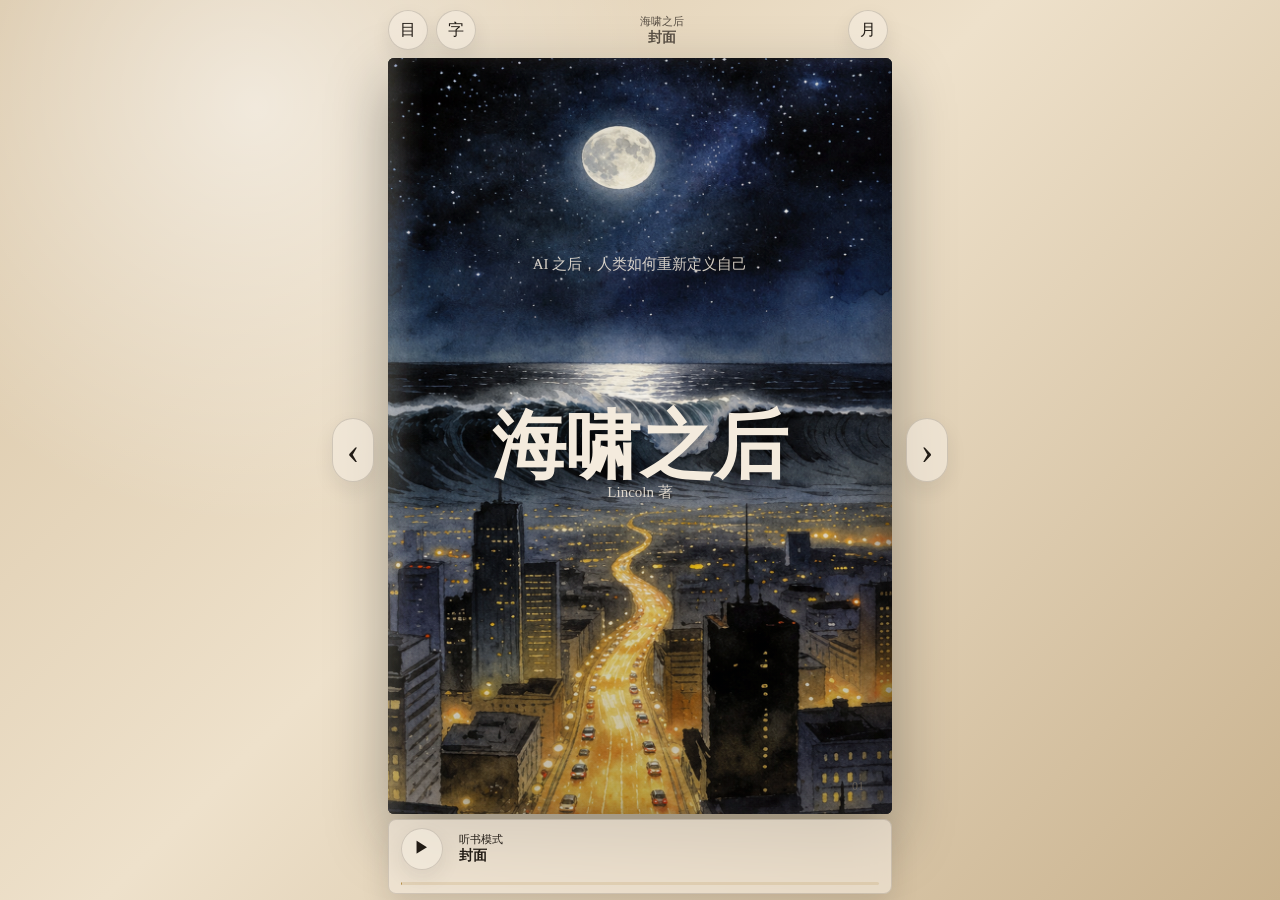
<file: web/index.html>
<!doctype html>
<html lang="zh-CN">
  <head>
    <meta charset="UTF-8" />
    <meta name="viewport" content="width=device-width, initial-scale=1.0, viewport-fit=cover" />
    <title>海啸之后</title>
    <link rel="stylesheet" href="styles/book.css" />
  </head>
  <body>
    <div class="app-shell">
      <header class="topbar">
        <div class="topbar-tools">
          <button class="icon-btn" id="tocButton" aria-label="目录">目</button>
          <button class="icon-btn" id="fontButton" aria-label="设置字号">字</button>
        </div>
        <div class="topbar-title">
          <span id="currentPart">海啸之后</span>
          <strong id="currentTitle">电子书</strong>
        </div>
        <button class="icon-btn" id="themeButton" aria-label="切换夜间模式">月</button>
      </header>

      <main class="reader" id="reader" aria-live="polite">
        <section class="page page-cover is-active" data-page="cover">
          <img class="cover-image" src="assets/images/cover-bg.png" alt="海啸之后封面背景" />
          <div class="cover-overlay">
            <p class="cover-kicker">AI 之后，人类如何重新定义自己</p>
            <h1>海啸之后</h1>
            <p class="cover-author">Lincoln 著</p>
          </div>
        </section>
      </main>

      <footer class="player">
        <button class="play-btn" id="playButton" aria-label="播放听书">▶</button>
        <div class="player-copy">
          <span>听书模式</span>
          <strong id="audioTitle">封面</strong>
        </div>
        <div class="progress-wrap">
          <div class="progress-bar" id="progressBar"></div>
        </div>
      </footer>

      <button class="turn-btn turn-prev" id="prevButton" aria-label="上一页">‹</button>
      <button class="turn-btn turn-next" id="nextButton" aria-label="下一页">›</button>

      <aside class="toc-panel" id="tocPanel" aria-hidden="true">
        <div class="toc-card">
          <div class="toc-head">
            <strong>目录</strong>
            <button class="icon-btn" id="closeToc" aria-label="关闭目录">×</button>
          </div>
          <nav id="tocList"></nav>
        </div>
      </aside>

      <aside class="font-panel" id="fontPanel" aria-hidden="true">
        <div class="font-card">
          <div class="toc-head">
            <strong>字号</strong>
            <button class="icon-btn" id="closeFont" aria-label="关闭字号设置">×</button>
          </div>
          <div class="font-options" role="group" aria-label="选择阅读字号">
            <button type="button" data-font-size="small">小</button>
            <button type="button" data-font-size="medium">标准</button>
            <button type="button" data-font-size="large">大</button>
            <button type="button" data-font-size="xlarge">特大</button>
          </div>
        </div>
      </aside>
    </div>

    <script src="data/book.js"></script>
    <script src="scripts/book.js"></script>
  </body>
</html>
</file>
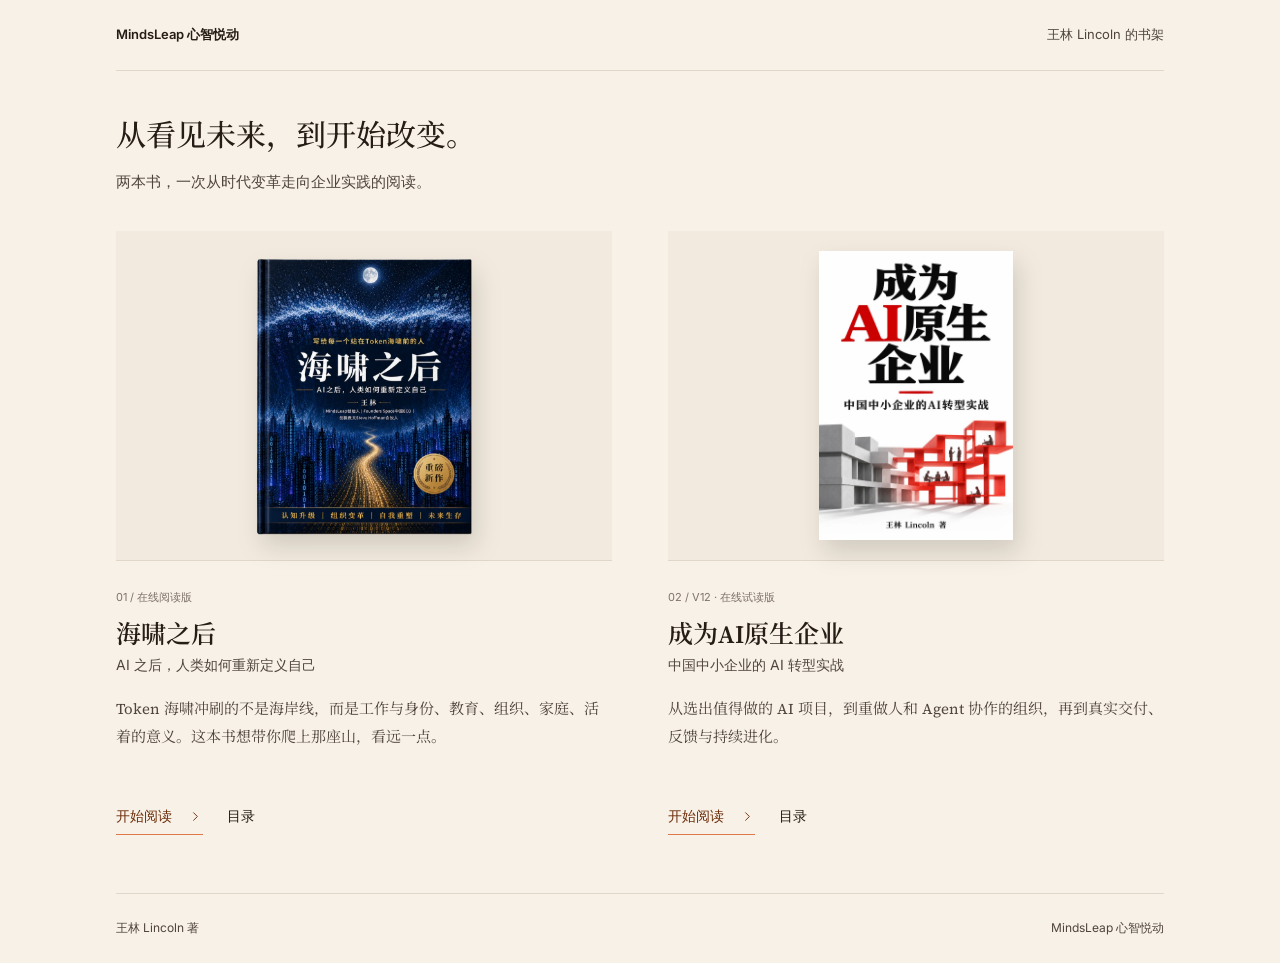
<file: web/ebook/index.html>
<!doctype html>
<html lang="zh-CN">
<head>
<meta charset="utf-8">
<meta name="viewport" content="width=device-width,initial-scale=1,viewport-fit=cover">
<meta name="apple-mobile-web-app-capable" content="yes">
<meta name="apple-mobile-web-app-status-bar-style" content="black-translucent">
<meta name="theme-color" content="#f6f4ef">
<title>MindsLeap 心智悦动 · Lincoln 的书架</title>
<meta name="description" content="阅读王林 Lincoln 的《海啸之后》与《成为AI原生企业：中国中小企业的AI转型实战》，从时代变革走向企业实践。">

<link rel="preconnect" href="https://fonts.googleapis.com">
<link rel="preconnect" href="https://fonts.gstatic.com" crossorigin>
<link href="https://fonts.googleapis.com/css2?family=Source+Serif+4:opsz,wght@8..60,400;8..60,500;8..60,600;8..60,700&family=Noto+Serif+SC:wght@400;500;600;700&family=Inter:wght@400;500;600&family=JetBrains+Mono:wght@400;500&display=swap" rel="stylesheet">

<link rel="stylesheet" href="styles/tokens.css">
<link rel="stylesheet" href="styles/library.css">

<style>
  html, body { min-height: 100%; }
</style>
</head>
<body>
<div id="root"></div>

<script src="vendor/react.js" integrity="sha384-hD6/rw4ppMLGNu3tX5cjIb+uRZ7UkRJ6BPkLpg4hAu/6onKUg4lLsHAs9EBPT82L"></script>
<script src="vendor/react-dom.js" integrity="sha384-u6aeetuaXnQ38mYT8rp6sbXaQe3NL9t+IBXmnYxwkUI2Hw4bsp2Wvmx4yRQF1uAm"></script>
<script src="vendor/babel.min.js" integrity="sha384-m08KidiNqLdpJqLq95G/LEi8Qvjl/xUYll3QILypMoQ65QorJ9Lvtp2RXYGBFj1y"></script>

<script src="components/data.js"></script>
<script src="components/ai-native-data.js"></script>
<script type="text/babel" src="components/icons.jsx"></script>
<script type="text/babel" src="components/cover.jsx"></script>
<script type="text/babel" src="components/toc.jsx"></script>
<script type="text/babel" src="components/reader.jsx"></script>
<script type="text/babel" src="components/settings.jsx"></script>
<script type="text/babel" src="components/app.jsx"></script>
<script type="text/babel" src="components/library.jsx"></script>

<script type="text/babel">
  ReactDOM.createRoot(document.getElementById('root')).render(<BookRouter/>);
</script>
</body>
</html>
</file>
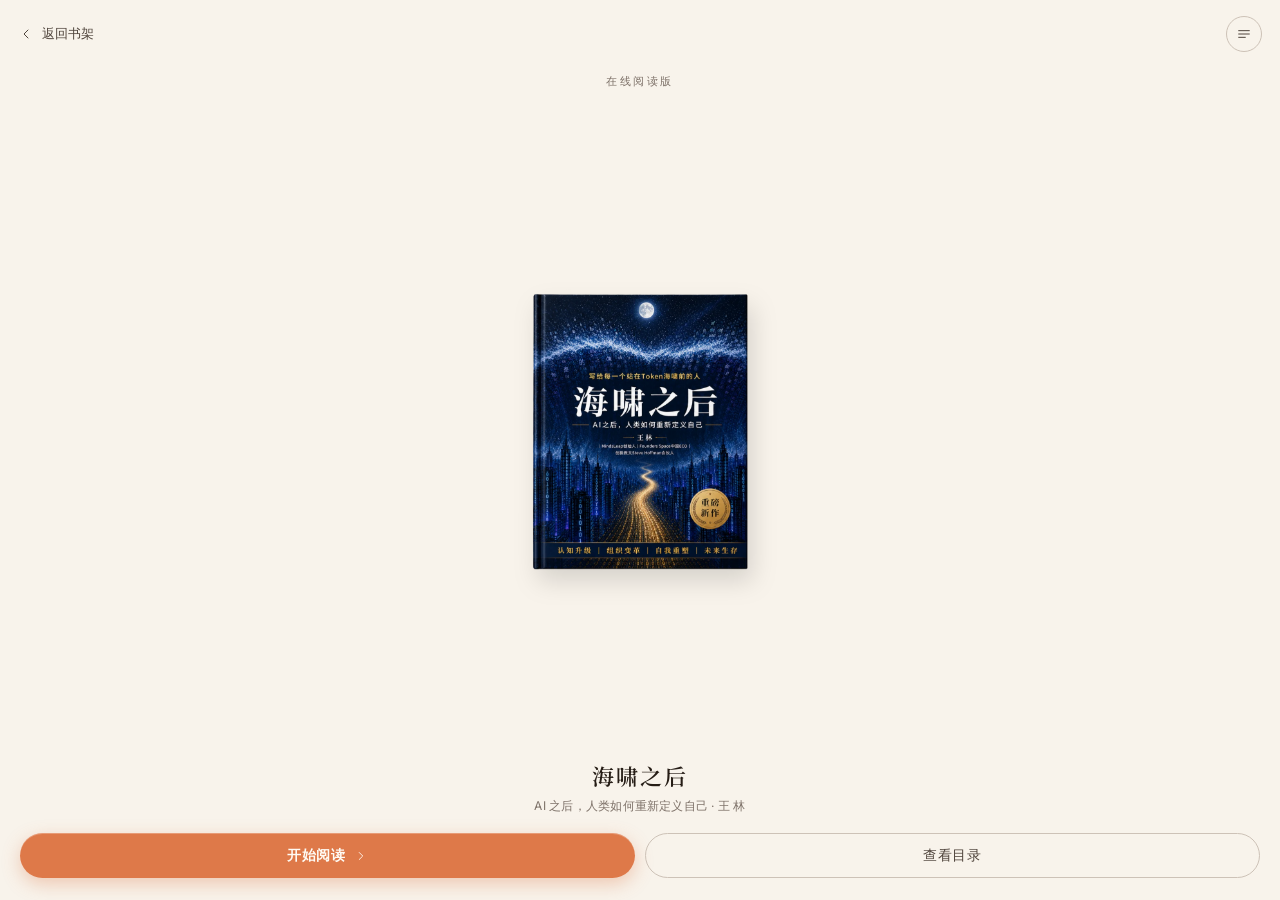
<file: web/ebook/海啸.html>
<!doctype html>
<html lang="zh-CN">
<head>
<meta charset="utf-8">
<meta name="viewport" content="width=device-width,initial-scale=1,viewport-fit=cover">
<title>海啸之后 · MindsLeap 心智悦动</title>
<script>
  // Keep shared legacy chapter links on the canonical reader.
  const target = new URL('./', window.location.href);
  target.search = window.location.search;
  target.searchParams.set('book', 'haixiao-zhihou');
  target.hash = window.location.hash;
  window.location.replace(target.href);
</script>
</head>
<body>
<p><a href="./?book=haixiao-zhihou">阅读《海啸之后》</a></p>
</body>
</html>
</file>
<file: web/styles/book.css>
:root {
  --paper: #f3eadc;
  --paper-deep: #e7d7bf;
  --ink: #211b15;
  --muted: #776d5e;
  --gold: #b08a45;
  --sea: #18364a;
  --night: #111923;
  --shadow: rgba(31, 27, 22, 0.22);
  --body-size: 20px;
  --body-line: 2.05;
  --section-size: 34px;
  --quote-size: 36px;
  --page-pad-x: clamp(28px, 7vw, 48px);
  --page-pad-top: clamp(34px, 8vw, 58px);
  --page-pad-bottom: clamp(58px, 11vw, 78px);
  --reader-height: min(calc(100dvh - 144px), 820px);
  --page-width: min(calc(100vw - 20px), calc(var(--reader-height) * 0.6667), 560px);
  color-scheme: light;
}

body.font-small {
  --body-size: 18px;
  --body-line: 2;
  --section-size: 30px;
  --quote-size: 32px;
}

body.font-large {
  --body-size: 22px;
  --body-line: 2.02;
  --section-size: 38px;
  --quote-size: 40px;
}

body.font-xlarge {
  --body-size: 24px;
  --body-line: 1.96;
  --section-size: 42px;
  --quote-size: 44px;
}

* {
  box-sizing: border-box;
}

body {
  margin: 0;
  min-height: 100vh;
  overflow: hidden;
  color: var(--ink);
  font-family: "Songti SC", "Noto Serif CJK SC", "STSong", serif;
  background:
    radial-gradient(circle at 20% 12%, rgba(255, 255, 255, 0.55), transparent 26rem),
    linear-gradient(135deg, #d8c4a4, #eee1cb 46%, #c9b28e);
}

body.night {
  --paper: #161f27;
  --paper-deep: #101820;
  --ink: #eee3cf;
  --muted: #b7a98f;
  --shadow: rgba(0, 0, 0, 0.42);
  color-scheme: dark;
}

button {
  font: inherit;
}

.app-shell {
  position: relative;
  width: 100vw;
  height: 100vh;
  height: 100dvh;
  display: grid;
  grid-template-rows: auto 1fr auto;
  place-items: center;
  padding: max(10px, env(safe-area-inset-top)) 10px max(10px, env(safe-area-inset-bottom));
}

.topbar {
  z-index: 20;
  width: var(--page-width);
  display: grid;
  grid-template-columns: auto 1fr 44px;
  align-items: center;
  gap: 8px;
  margin-bottom: 8px;
}

.topbar-tools {
  display: flex;
  gap: 8px;
}

.topbar-title {
  min-width: 0;
  text-align: center;
  color: rgba(33, 27, 21, 0.72);
}

body.night .topbar-title {
  color: rgba(238, 227, 207, 0.72);
}

.topbar-title span,
.player-copy span {
  display: block;
  font-size: 11px;
  letter-spacing: 0;
}

.topbar-title strong,
.player-copy strong {
  display: block;
  overflow: hidden;
  text-overflow: ellipsis;
  white-space: nowrap;
  font-size: 14px;
  font-weight: 600;
}

.icon-btn,
.play-btn,
.turn-btn {
  border: 1px solid rgba(33, 27, 21, 0.16);
  color: var(--ink);
  background: rgba(244, 235, 221, 0.68);
  box-shadow: 0 8px 20px rgba(31, 27, 22, 0.08);
  cursor: pointer;
}

body.night .icon-btn,
body.night .play-btn,
body.night .turn-btn {
  border-color: rgba(238, 227, 207, 0.16);
  background: rgba(22, 31, 39, 0.72);
}

.icon-btn {
  width: 40px;
  height: 40px;
  border-radius: 50%;
}

.reader {
  position: relative;
  width: var(--page-width);
  height: var(--reader-height);
  min-height: 520px;
  perspective: 1800px;
  transform-style: preserve-3d;
}

.page {
  position: absolute;
  inset: 0;
  display: none;
  overflow: hidden;
  border-radius: 6px;
  background:
    radial-gradient(circle at 18% 12%, rgba(255, 255, 255, 0.52), transparent 18rem),
    linear-gradient(90deg, rgba(94, 69, 42, 0.055), transparent 16%, transparent 84%, rgba(94, 69, 42, 0.065)),
    var(--paper);
  box-shadow:
    0 18px 48px var(--shadow),
    inset 0 0 0 1px rgba(80, 61, 38, 0.12);
  transform-origin: left center;
  transform-style: preserve-3d;
  backface-visibility: visible;
  will-change: transform, opacity, filter;
}

.page::before {
  content: "";
  position: absolute;
  inset: 0;
  pointer-events: none;
  opacity: 0.18;
  background-image:
    radial-gradient(circle at 20% 30%, rgba(83, 59, 32, 0.24) 0 1px, transparent 1px),
    radial-gradient(circle at 75% 55%, rgba(83, 59, 32, 0.16) 0 1px, transparent 1px);
  background-size: 22px 24px, 31px 29px;
  mix-blend-mode: multiply;
}

.page.is-active,
.page.is-entering,
.page.is-leaving {
  display: block;
}

.page.is-active {
  z-index: 2;
}

.page.is-entering {
  z-index: 1;
}

.page.is-leaving {
  z-index: 5;
  pointer-events: none;
  overflow: visible;
  box-shadow:
    0 18px 44px rgba(31, 27, 22, 0.22),
    inset -12px 0 22px rgba(36, 26, 16, 0.1),
    inset 0 0 0 1px rgba(80, 61, 38, 0.12);
}

.page.is-leaving::after {
  content: "";
  position: absolute;
  inset: 0;
  pointer-events: none;
  opacity: 0;
  background:
    linear-gradient(90deg, rgba(255, 248, 232, 0.42), transparent 18%, transparent 72%, rgba(64, 45, 24, 0.2)),
    linear-gradient(90deg, transparent 0 82%, rgba(255, 255, 255, 0.28));
  mix-blend-mode: multiply;
  animation: paperSheen 880ms cubic-bezier(0.25, 0.8, 0.28, 1) both;
}

.page.is-entering.turning-forward {
  animation: revealForward 880ms cubic-bezier(0.25, 0.8, 0.28, 1) both;
}

.page.is-entering.turning-back {
  animation: revealBack 880ms cubic-bezier(0.25, 0.8, 0.28, 1) both;
}

.page.is-leaving.turning-forward {
  transform-origin: left center;
  animation: turnForward 880ms cubic-bezier(0.25, 0.8, 0.28, 1) both;
}

.page.is-leaving.turning-back {
  transform-origin: right center;
  animation: turnBack 880ms cubic-bezier(0.25, 0.8, 0.28, 1) both;
}

@keyframes revealForward {
  0% { opacity: 0.86; transform: translateX(8px) scale(0.996); filter: brightness(0.94); }
  52% { opacity: 0.92; filter: brightness(0.97); }
  100% { opacity: 1; transform: translateX(0) scale(1); filter: brightness(1); }
}

@keyframes revealBack {
  0% { opacity: 0.86; transform: translateX(-8px) scale(0.996); filter: brightness(0.94); }
  52% { opacity: 0.92; filter: brightness(0.97); }
  100% { opacity: 1; transform: translateX(0) scale(1); filter: brightness(1); }
}

@keyframes turnForward {
  0% {
    opacity: 1;
    transform: rotateY(0deg) translateX(0) scale(1);
    filter: brightness(1);
  }
  36% {
    opacity: 0.99;
    transform: rotateY(-24deg) translateX(-6px) skewY(0.8deg) scaleX(0.992);
    filter: brightness(0.98);
  }
  70% {
    opacity: 0.86;
    transform: rotateY(-48deg) translateX(-18px) skewY(1.2deg) scaleX(0.975);
    filter: brightness(0.9);
  }
  100% {
    opacity: 0;
    transform: rotateY(-64deg) translateX(-34px) skewY(1.6deg) scaleX(0.95);
    filter: brightness(0.84);
  }
}

@keyframes turnBack {
  0% {
    opacity: 1;
    transform: rotateY(0deg) translateX(0) scale(1);
    filter: brightness(1);
  }
  36% {
    opacity: 0.99;
    transform: rotateY(24deg) translateX(6px) skewY(-0.8deg) scaleX(0.992);
    filter: brightness(0.98);
  }
  70% {
    opacity: 0.86;
    transform: rotateY(48deg) translateX(18px) skewY(-1.2deg) scaleX(0.975);
    filter: brightness(0.9);
  }
  100% {
    opacity: 0;
    transform: rotateY(64deg) translateX(34px) skewY(-1.6deg) scaleX(0.95);
    filter: brightness(0.84);
  }
}

@keyframes paperSheen {
  0% { opacity: 0; transform: translateX(0); }
  30% { opacity: 0.36; }
  72% { opacity: 0.24; }
  100% { opacity: 0; transform: translateX(-8px); }
}

.page-cover {
  background: #0e1720;
  box-shadow:
    0 24px 60px rgba(16, 18, 18, 0.34),
    inset 0 0 0 1px rgba(255, 246, 229, 0.12);
}

.page-cover::before {
  display: none;
}

.cover-image {
  width: 100%;
  height: 100%;
  object-fit: cover;
  display: block;
}

.cover-overlay {
  position: absolute;
  inset: 0;
  display: grid;
  grid-template-rows: 1fr auto auto 1fr;
  place-items: center;
  padding: 16% 9% 12%;
  color: #f4ebdd;
  text-align: center;
  background:
    linear-gradient(to bottom, rgba(4, 9, 14, 0.08), transparent 42%, rgba(4, 9, 14, 0.2)),
    linear-gradient(90deg, rgba(255, 244, 221, 0.12), transparent 7%, transparent 93%, rgba(0, 0, 0, 0.16));
  box-shadow:
    inset 10px 0 18px rgba(255, 244, 221, 0.1),
    inset -16px 0 22px rgba(0, 0, 0, 0.18);
}

.cover-overlay h1 {
  margin: 18px 0 0;
  max-width: 100%;
  font-size: clamp(54px, 12vw, 74px);
  font-weight: 800;
  line-height: 1;
  letter-spacing: 0;
  text-shadow: 0 4px 20px rgba(0, 0, 0, 0.45);
  white-space: nowrap;
}

.cover-kicker,
.cover-author {
  margin: 0;
  font-size: 15px;
  color: rgba(244, 235, 221, 0.86);
}

.page-inner {
  position: relative;
  z-index: 1;
  height: 100%;
  padding: var(--page-pad-top) var(--page-pad-x) var(--page-pad-bottom);
  overflow: hidden;
}

.chapter-page .page-inner {
  display: flex;
  flex-direction: column;
  justify-content: flex-end;
  gap: 18px;
}

.chapter-art {
  position: absolute;
  inset: 0;
  width: 100%;
  height: 58%;
  object-fit: cover;
  opacity: 0.94;
}

.chapter-page .page-inner::before {
  content: "";
  position: absolute;
  inset: 34% 0 0;
  background: linear-gradient(to bottom, transparent, var(--paper) 28%, var(--paper));
  z-index: -1;
}

.eyebrow {
  margin: 0;
  color: var(--gold);
  font-size: 13px;
  font-weight: 700;
}

.chapter-title {
  margin: 0;
  font-size: clamp(36px, 8.5vw, 46px);
  line-height: 1.05;
  letter-spacing: 0;
}

.chapter-subtitle {
  margin: 0;
  color: var(--muted);
  font-size: 17px;
  line-height: 1.85;
}

.text-page .page-inner {
  padding-top: var(--page-pad-top);
}

.text-page h2 {
  position: relative;
  margin: 0 0 24px;
  padding-top: clamp(34px, 7vh, 62px);
  padding-bottom: 18px;
  color: var(--sea);
  font-size: clamp(28px, 7vw, var(--section-size));
  line-height: 1.18;
  font-weight: 700;
}

.text-page h2::before {
  content: "";
  display: block;
  width: 34px;
  height: 2px;
  margin-bottom: 18px;
  background: var(--gold);
}

.text-page h2::after {
  content: "";
  position: absolute;
  left: 0;
  bottom: 0;
  width: min(120px, 42%);
  height: 1px;
  background: rgba(176, 138, 69, 0.32);
}

body.night .text-page h2 {
  color: #d7c08e;
}

.text-page h2 + p {
  text-indent: 0;
}

.text-page p {
  margin: 0;
  font-size: var(--body-size);
  line-height: var(--body-line);
  text-align: justify;
}

.text-page strong,
.quote-page strong {
  color: #14100c;
  font-weight: 800;
  text-emphasis: none;
}

body.night .text-page strong,
body.night .quote-page strong {
  color: #fff2d6;
}

.text-page p + p {
  margin-top: 1em;
}

.quote-page .page-inner {
  display: grid;
  place-items: center;
}

.quote-page blockquote {
  margin: 0;
  color: var(--sea);
  font-size: var(--quote-size);
  line-height: 1.55;
  text-align: center;
}

body.night .quote-page blockquote {
  color: #efe1c5;
}

.art-page img {
  width: 100%;
  height: 100%;
  object-fit: cover;
  display: block;
}

.art-page::after {
  content: "";
  position: absolute;
  inset: 0;
  pointer-events: none;
  background:
    linear-gradient(to bottom, rgba(243, 234, 220, 0.05), transparent 38%, rgba(20, 26, 30, 0.12)),
    radial-gradient(circle at 50% 20%, transparent 0 45%, rgba(20, 16, 12, 0.12));
}

.inline-art-page {
  background: #101820;
}

.inline-art-page::before {
  opacity: 0.08;
  mix-blend-mode: screen;
}

.inline-art-page img {
  width: 100%;
  height: 100%;
  object-fit: cover;
  display: block;
}

.inline-art-page::after {
  content: "";
  position: absolute;
  inset: 0;
  pointer-events: none;
  background:
    linear-gradient(to bottom, rgba(255, 246, 225, 0.08), transparent 38%, rgba(18, 14, 10, 0.16)),
    linear-gradient(90deg, rgba(255, 246, 225, 0.08), transparent 12%, transparent 88%, rgba(18, 14, 10, 0.16));
}

.page-number {
  position: absolute;
  right: 28px;
  bottom: 20px;
  z-index: 2;
  color: rgba(119, 109, 94, 0.74);
  font-size: 12px;
}

.player {
  z-index: 20;
  width: var(--page-width);
  min-height: 58px;
  display: grid;
  grid-template-columns: 46px 1fr;
  gap: 12px;
  align-items: center;
  margin-top: 8px;
  padding: 8px 12px;
  border: 1px solid rgba(33, 27, 21, 0.14);
  border-radius: 8px;
  background: rgba(244, 235, 221, 0.62);
  backdrop-filter: blur(16px);
  box-shadow: 0 12px 28px rgba(31, 27, 22, 0.13);
}

body.night .player {
  background: rgba(13, 20, 27, 0.72);
  border-color: rgba(238, 227, 207, 0.14);
}

.play-btn {
  width: 42px;
  height: 42px;
  border-radius: 50%;
}

.progress-wrap {
  grid-column: 1 / -1;
  height: 3px;
  overflow: hidden;
  border-radius: 999px;
  background: rgba(176, 138, 69, 0.18);
}

.progress-bar {
  width: 0%;
  height: 100%;
  background: var(--gold);
}

.turn-btn {
  position: fixed;
  top: 50%;
  z-index: 18;
  width: 42px;
  height: 64px;
  border-radius: 999px;
  font-size: 38px;
  line-height: 1;
  transform: translateY(-50%);
}

.turn-prev { left: max(8px, calc((100vw - var(--page-width)) / 2 - 56px)); }
.turn-next { right: max(8px, calc((100vw - var(--page-width)) / 2 - 56px)); }

.toc-panel,
.font-panel {
  position: fixed;
  inset: 0;
  z-index: 50;
  display: none;
  padding: 18px;
  background: rgba(16, 18, 18, 0.34);
  backdrop-filter: blur(8px);
}

.toc-panel.is-open,
.font-panel.is-open {
  display: grid;
  place-items: center;
}

.toc-card,
.font-card {
  width: min(92vw, 480px);
  max-height: 82vh;
  overflow: auto;
  border-radius: 10px;
  padding: 18px;
  background: var(--paper);
  box-shadow: 0 20px 70px rgba(0, 0, 0, 0.34);
}

.toc-head {
  display: flex;
  align-items: center;
  justify-content: space-between;
  margin-bottom: 10px;
}

.toc-card a {
  display: block;
  padding: 13px 4px;
  border-bottom: 1px solid rgba(119, 109, 94, 0.18);
  color: var(--ink);
  text-decoration: none;
}

.toc-card span {
  display: block;
  color: var(--gold);
  font-size: 12px;
}

.toc-card strong {
  display: block;
  margin-top: 3px;
  font-size: 16px;
}

.font-options {
  display: grid;
  grid-template-columns: repeat(4, 1fr);
  gap: 8px;
  margin-top: 16px;
}

.font-options button {
  min-height: 48px;
  border: 1px solid rgba(33, 27, 21, 0.14);
  border-radius: 8px;
  color: var(--ink);
  background: rgba(255, 250, 241, 0.54);
  cursor: pointer;
}

.font-options button.is-active {
  border-color: rgba(176, 138, 69, 0.72);
  background: rgba(176, 138, 69, 0.16);
  font-weight: 700;
}

body.night .font-options button {
  border-color: rgba(238, 227, 207, 0.14);
  background: rgba(255, 255, 255, 0.06);
}

@media (max-width: 640px) {
  .app-shell {
    padding-left: 8px;
    padding-right: 8px;
  }

  .reader {
    min-height: 0;
  }

  .turn-btn {
    width: 36px;
    height: 52px;
    font-size: 30px;
    opacity: 0.86;
  }

  .turn-prev { left: 2px; }
  .turn-next { right: 2px; }

  .topbar {
    grid-template-columns: auto 1fr 40px;
  }

  .topbar-tools {
    gap: 6px;
  }

  .topbar-tools .icon-btn {
    width: 38px;
    height: 38px;
  }
}
</file>
<file: web/ebook/styles/tokens.css>
/* =========================================================
   海啸 · 电子书 UI · Design tokens
   奶白主题 + 落日橙 + oklch 配色
   ========================================================= */

:root {
  /* 主色（橙 — 落日色相，可通过 Tweaks 微调 hue） */
  --hue: 45;
  --accent:        oklch(0.68 0.14 var(--hue));
  --accent-hover:  oklch(0.62 0.15 var(--hue));
  --accent-soft:   oklch(0.93 0.04 var(--hue));
  --accent-ink:    oklch(0.38 0.10 var(--hue));

  /* 纸张色阶（背景 = 越大越奶白；越小越米黄） */
  --paper-tone: 0.96;
  --paper:         oklch(var(--paper-tone) 0.015 78);
  --paper-2:       oklch(calc(var(--paper-tone) - 0.02) 0.018 78);
  --paper-3:       oklch(calc(var(--paper-tone) - 0.04) 0.022 78);
  --paper-edge:    oklch(calc(var(--paper-tone) - 0.08) 0.020 78);

  /* 字 */
  --ink:           oklch(0.24 0.02 60);
  --ink-2:         oklch(0.40 0.02 60);
  --ink-3:         oklch(0.56 0.02 60);
  --ink-4:         oklch(0.72 0.018 60);
  --hairline:      oklch(0.88 0.02 70);
  --hairline-2:    oklch(0.82 0.02 70);

  /* 字体（可被 Tweaks 覆盖） */
  --font-ui:    'Inter', 'PingFang SC', 'Hiragino Sans GB', 'Microsoft YaHei', system-ui, sans-serif;
  --font-serif: 'Source Serif 4', 'Source Han Serif SC', 'Songti SC', 'STSong', 'Noto Serif SC', Georgia, serif;
  --font-sans-cn: 'Inter', 'PingFang SC', 'Hiragino Sans GB', 'Noto Sans SC', system-ui, sans-serif;
  --font-mono:  'JetBrains Mono', 'SF Mono', ui-monospace, monospace;

  /* 正文排印 */
  --body-size: 18px;
  --body-leading: 1.85;
  --body-family: var(--font-serif);

  /* 圆角 / 阴影 */
  --r-sm: 8px;
  --r-md: 14px;
  --r-lg: 22px;
  --r-xl: 28px;
  --shadow-soft: 0 1px 2px rgba(60, 40, 20, 0.04), 0 8px 24px rgba(60, 40, 20, 0.06);
  --shadow-pop:  0 8px 30px rgba(60, 40, 20, 0.10), 0 2px 6px rgba(60, 40, 20, 0.06);
  --shadow-deep: 0 24px 60px rgba(40, 20, 10, 0.18);
}

/* 主题：纸张（默认） */
[data-theme="paper"] {
  --paper-tone: 0.93;
  --paper:         oklch(0.93 0.025 78);
  --paper-2:       oklch(0.91 0.028 78);
  --paper-3:       oklch(0.88 0.030 78);
  --paper-edge:    oklch(0.83 0.028 78);
  --ink:           oklch(0.26 0.025 55);
}

/* 主题：日间（奶白） */
[data-theme="day"] {
  --paper-tone: 0.965;
  --paper:         oklch(0.965 0.012 80);
  --paper-2:       oklch(0.945 0.014 80);
  --paper-3:       oklch(0.92 0.016 80);
  --paper-edge:    oklch(0.86 0.018 80);
  --ink:           oklch(0.24 0.02 60);
}

/* 主题：夜间 */
[data-theme="night"] {
  --paper:         oklch(0.20 0.012 60);
  --paper-2:       oklch(0.235 0.013 60);
  --paper-3:       oklch(0.27 0.013 60);
  --paper-edge:    oklch(0.34 0.014 60);
  --ink:           oklch(0.90 0.012 80);
  --ink-2:         oklch(0.76 0.012 80);
  --ink-3:         oklch(0.60 0.012 80);
  --ink-4:         oklch(0.45 0.012 80);
  --hairline:      oklch(0.32 0.012 60);
  --hairline-2:    oklch(0.40 0.012 60);
  --accent-soft:   oklch(0.30 0.05 var(--hue));
  --accent-ink:    oklch(0.85 0.10 var(--hue));
}

* { box-sizing: border-box; }
html, body { margin: 0; padding: 0; }
body {
  background: var(--paper);
  color: var(--ink);
  font-family: var(--font-ui);
  -webkit-font-smoothing: antialiased;
  text-rendering: optimizeLegibility;
}

button { font-family: inherit; cursor: pointer; }
::selection { background: var(--accent-soft); color: var(--accent-ink); }

/* 通用过渡 */
.t-fade-enter { opacity: 0; }
.t-fade-enter-active { opacity: 1; transition: opacity 320ms ease; }
.t-fade-exit { opacity: 1; }
.t-fade-exit-active { opacity: 0; transition: opacity 240ms ease; }

/* 阅读页渐隐淡入（进场效果） */
.page-fade { opacity: 1; }
.reader-fade { opacity: 1; }

/* 翻页：滑动 */
.page-slide-r { animation: slideR 380ms cubic-bezier(.2,.6,.2,1) both; }
.page-slide-l { animation: slideL 380ms cubic-bezier(.2,.6,.2,1) both; }
@keyframes slideR { from { opacity: 0; transform: translateX(36px); } to { opacity: 1; transform: none; } }
@keyframes slideL { from { opacity: 0; transform: translateX(-36px); } to { opacity: 1; transform: none; } }

/* 翻页：仿真曲线 */
.page-curl { animation: curl 520ms cubic-bezier(.2,.6,.2,1) both; transform-origin: left center; }
@keyframes curl {
  from { opacity: 0; transform: perspective(1400px) rotateY(-22deg) translateX(20px); }
  to   { opacity: 1; transform: none; }
}

/* 滚动条（细 + 暖色） */
.scroll-soft::-webkit-scrollbar { width: 8px; height: 8px; }
.scroll-soft::-webkit-scrollbar-thumb { background: var(--hairline-2); border-radius: 999px; }
.scroll-soft::-webkit-scrollbar-track { background: transparent; }

/* =========================================================
   Reader 渲染块 —— 测量 DOM 与显示 DOM 共用类名
   ========================================================= */
.rb-chapter-head { margin: 0 0 22px; }
.rb-chapter-no   { font-family: var(--font-mono); font-size: 11px; color: var(--accent); letter-spacing: 0.32em; }
.rb-chapter-head h1 {
  font-family: inherit;
  font-size: clamp(22px, 5.5vw, 30px);
  margin: 10px 0 0;
  font-weight: 600; letter-spacing: 0.04em;
  color: var(--ink); line-height: 1.3;
}
.rb-accent { width: 28px; height: 2px; background: var(--accent); margin-top: 14px; border-radius: 2px; }

.rb-pull {
  font-family: inherit;
  font-size: calc(1em + 2px);
  color: var(--accent-ink);
  line-height: 1.55;
  font-style: italic;
  margin: 0 0 20px;
  border-left: 2px solid var(--accent);
  padding-left: 14px;
}

.rb-heading {
  font-family: inherit;
  font-size: calc(1em + 4px);
  font-weight: 600;
  color: var(--ink);
  margin: 6px 0 16px;
  letter-spacing: 0.02em;
  display: flex; align-items: center; gap: 12px;
}
.rb-heading::before {
  content: ''; width: 14px; height: 2px;
  background: var(--accent); border-radius: 2px;
  flex: 0 0 auto;
}

.rb-quote {
  margin: 14px 0 18px;
  padding: 2px 0 2px 14px;
  border-left: 2px solid var(--accent-soft);
  color: var(--ink-2);
  font-style: italic;
  font-family: inherit;
}

.rb-p { margin: 0 0 1em; text-align: justify; text-wrap: pretty; }
.rb-p-indent { text-indent: 2em; }
</file>
<file: web/ebook/styles/library.css>
.library{min-height:100dvh;max-width:1120px;margin:auto;padding:0 36px}
.library a{color:inherit;text-decoration:none}
.library a:hover{text-decoration:underline;text-underline-offset:5px}
.library-header,.library-footer{display:flex;justify-content:space-between;gap:20px;align-items:center;padding:26px 0;border-bottom:1px solid var(--hairline);font-size:13px;color:var(--ink-2)}
.library-header>a{font-weight:600;color:var(--ink)}
.library-main{padding:42px 0 58px}
.library h1{font:500 30px/1.5 var(--font-serif);margin:0 0 10px}
.library-intro{font-size:15px;line-height:1.8;color:var(--ink-2);margin:0 0 36px}
.bookshelf{display:grid;grid-template-columns:1fr 1fr;gap:56px}
.shelf-art{height:330px;display:flex;align-items:center;justify-content:center;background:var(--paper-2);border-bottom:1px solid var(--hairline)}
.shelf-cover-image{height:290px;max-width:85%;object-fit:contain;filter:drop-shadow(5px 12px 12px #0002)}
.type-cover{height:290px;width:204px;background:#174d46;color:#f7f7ef;display:flex;flex-direction:column;padding:22px 22px 18px;border-left:6px solid #123d37;box-shadow:5px 12px 20px #0002;flex-shrink:0;font-family:var(--font-serif)}
.cover-imprint{font:9px/1.5 var(--font-ui)}
.cover-book-title{font-size:34px;line-height:1.18;font-weight:600;margin:24px 0 14px}
.cover-book-subtitle{font-size:12px;line-height:1.8}
.cover-author{font-size:11px;margin-top:auto}
.shelf-copy{padding:24px 0 0}
.shelf-number{font:11px/1.5 var(--font-ui);color:var(--ink-3)}
.shelf-copy h2{font:600 25px/1.45 var(--font-serif);margin:10px 0 4px}
.shelf-subtitle{font-size:14px;color:var(--ink-2);margin:0}
.shelf-description{font:15px/1.85 var(--font-serif);color:var(--ink-2);min-height:84px;margin:20px 0}
.shelf-actions{display:flex;align-items:center;gap:24px;font-size:14px}
.shelf-read{display:inline-flex;align-items:center;gap:16px;border-bottom:1px solid var(--accent);padding:8px 0;color:var(--accent-ink)!important}
.library-footer{border-top:1px solid var(--hairline);border-bottom:0;font-size:12px}
.book-home-link{display:inline-flex;align-items:center;gap:8px;color:var(--ink-2);font-size:13px;text-decoration:none}
.reader-rich{overflow-wrap:anywhere;display:flow-root}
.reader-rich p{margin:0 0 1em;text-align:justify}
.reader-rich h2,.reader-rich h3{font-size:1.2em;line-height:1.5;margin:6px 0 16px}
.reader-rich blockquote{border-left:2px solid var(--accent);padding-left:14px;margin:10px 0 18px;color:var(--ink-2)}
.reader-rich figure{margin:0 0 16px}
.reader-rich img{max-width:100%;height:auto;max-height:60dvh;object-fit:contain}
.reader-rich figcaption{font:12px/1.7 var(--font-ui);color:var(--ink-3);margin-top:10px}
.reader-rich table{border-collapse:collapse;width:100%;font:13px/1.7 var(--font-ui)}
.reader-rich td,.reader-rich th{border-bottom:1px solid var(--hairline);padding:8px;text-align:left;vertical-align:top}
.reader-rich .tablewrap{max-width:100%;overflow:auto}
.reader-rich .notes{font:12px/1.8 var(--font-ui);padding-left:20px}
.reader-rich a{color:var(--accent-ink)}
.reader-rich .sep{border:0;border-top:1px solid var(--hairline);margin:22px 0}
.reader-body{scrollbar-width:thin;overscroll-behavior:contain}
button:focus-visible,a:focus-visible{outline:2px solid var(--accent);outline-offset:4px}
@media(max-width:640px){.library{padding:0 20px}.library-header{padding:20px 0;align-items:flex-start;flex-direction:column;gap:5px}.library-main{padding-top:28px}.library h1{font-size:24px}.bookshelf{grid-template-columns:1fr;gap:44px}.shelf-art{height:310px}.shelf-description{min-height:0}.library-footer{align-items:flex-start;flex-direction:column;gap:10px}.reader-rich table{font-size:12px}}
@media(prefers-reduced-motion:reduce){*{animation:none!important;scroll-behavior:auto!important}}
@media(max-width:640px){
  .bookshelf{gap:28px}
  .shelf-book{display:grid;grid-template-columns:100px minmax(0,1fr);gap:16px;padding-bottom:28px;border-bottom:1px solid var(--hairline)}
  .shelf-art{height:150px;background:none;border:0;align-items:flex-start}
  .shelf-art .shelf-cover-image{height:145px;max-width:100%}
  .shelf-art .type-cover{width:100px;height:145px;padding:12px 9px 10px;border-left-width:3px}
  .shelf-art .cover-imprint{font-size:5px}
  .shelf-art .cover-book-title{font-size:18px;margin:12px 0 8px}
  .shelf-art .cover-book-subtitle{font-size:6px}
  .shelf-art .cover-author{font-size:6px}
  .shelf-copy{padding:0}
  .shelf-copy h2{font-size:20px;margin:6px 0}
  .shelf-number{font-size:10px}
  .shelf-subtitle{font-size:12px;line-height:1.7}
  .shelf-description{font-size:13px;line-height:1.7;margin:10px 0}
  .shelf-actions{gap:18px;font-size:13px}
  .shelf-read{padding:5px 0;gap:8px}
  .library-main{padding-bottom:20px}
}
</file>
